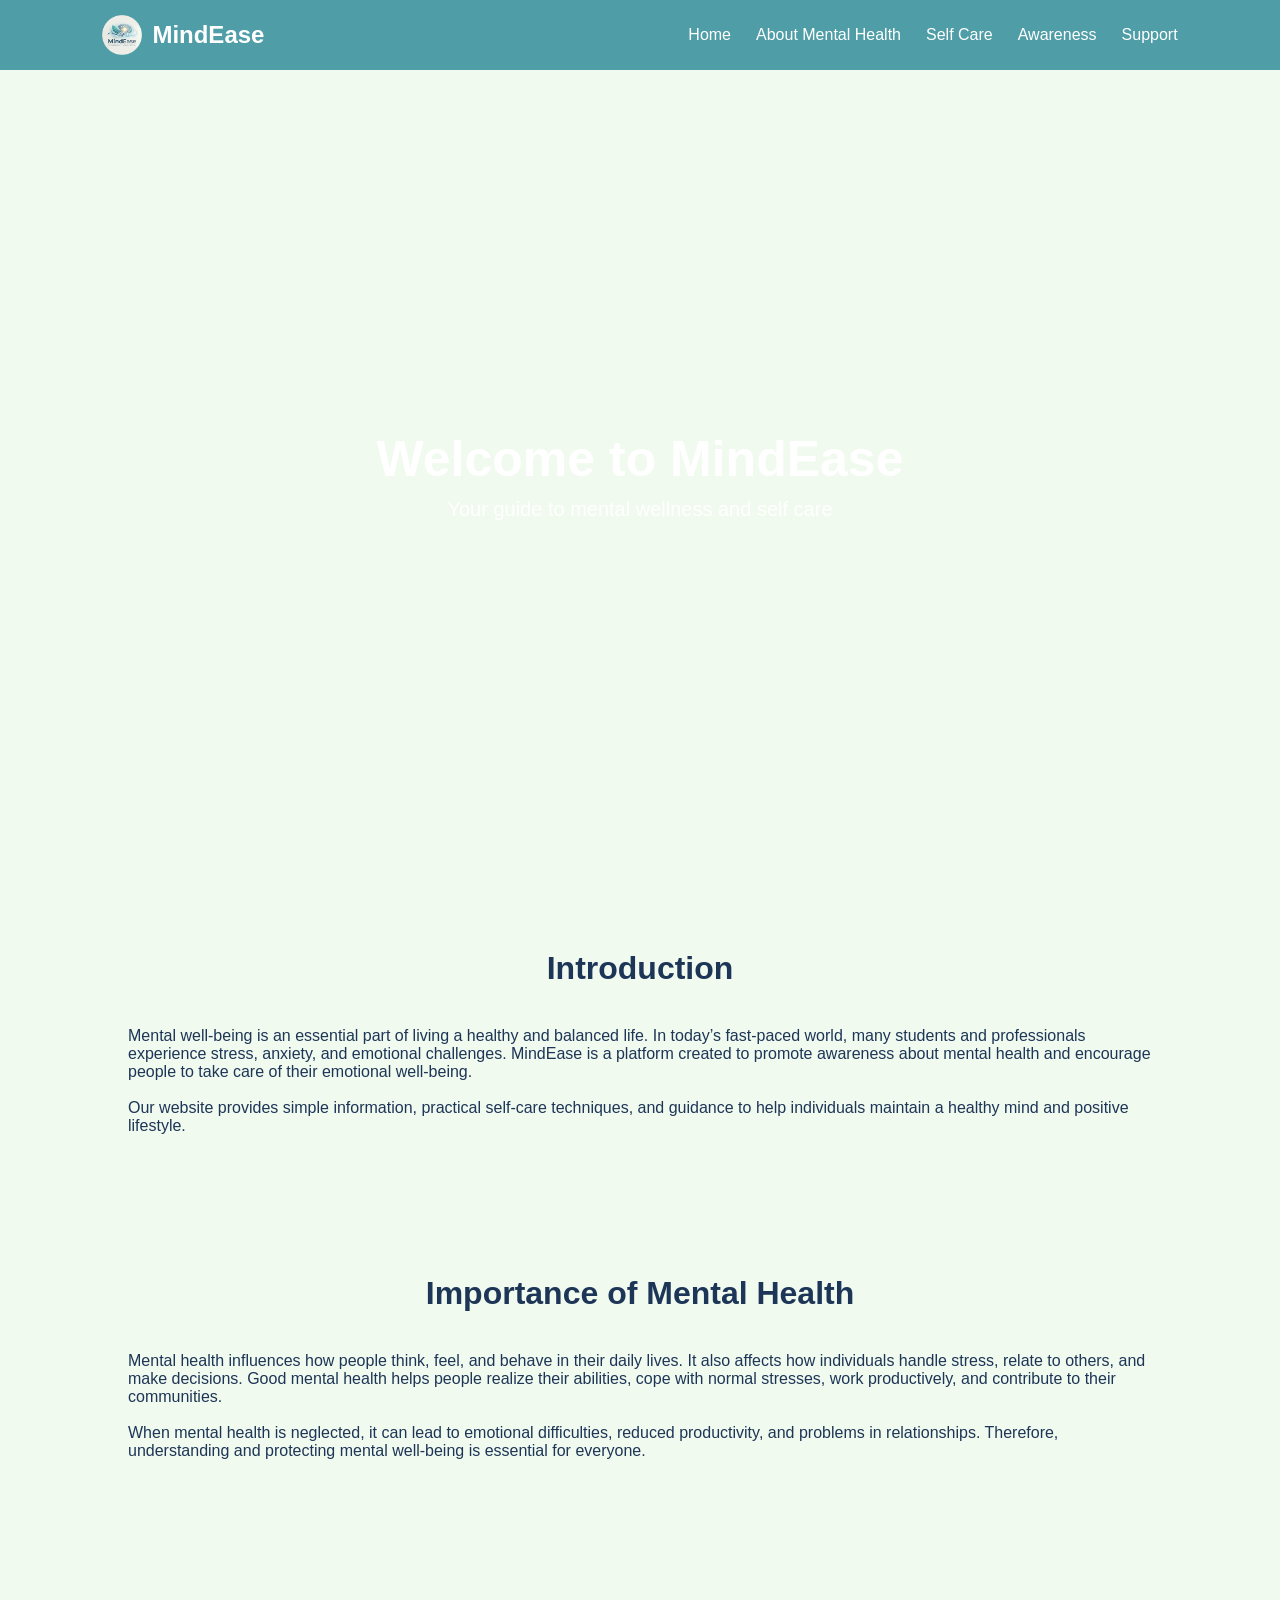
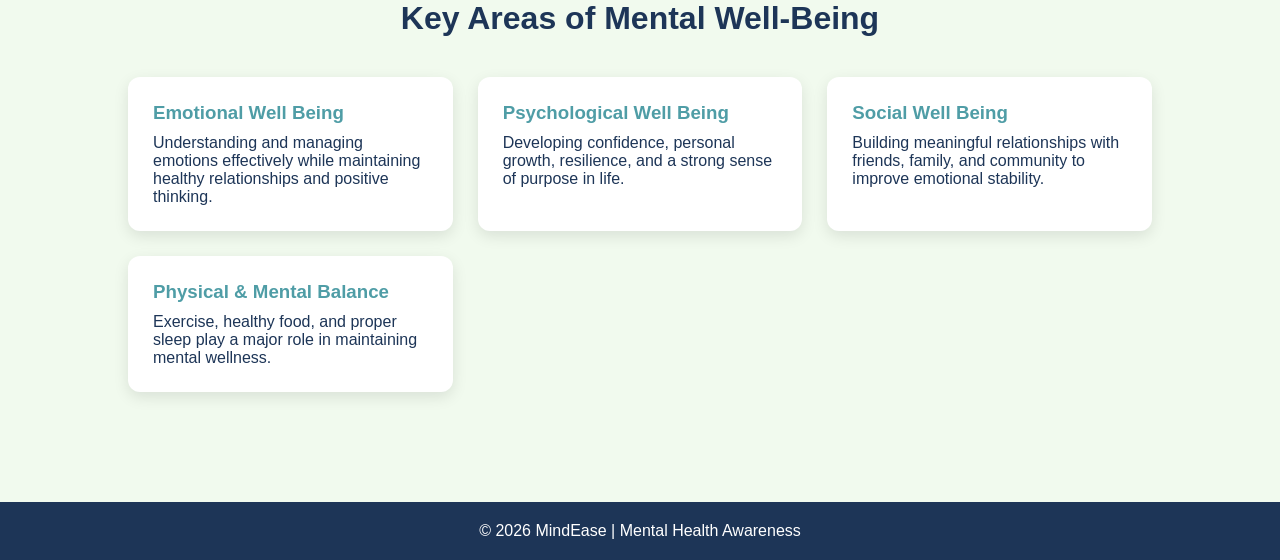
<file: index.html>
<!DOCTYPE html>
<html>
<head>
<title>MindEase</title>
<link rel="stylesheet" href="style.css">
</head>

<body>

<nav>
<div class="logo-container">
    <img src="logo.png" alt="MindEase Logo" class="nav-logo">
    <span class="brand-name">MindEase</span>
</div>

<ul>
<li><a href="index.html">Home</a></li>
<li><a href="about.html">About Mental Health</a></li>
<li><a href="selfcare.html">Self Care</a></li>
<li><a href="awareness.html">Awareness</a></li>
<li><a href="support.html">Support</a></li>
</ul>
</nav>

<div class="hero">
<div>
<h1>Welcome to MindEase</h1>
<p>Your guide to mental wellness and self care</p>
</div>
</div>

<section>
<h2 class="section-title">Introduction</h2>

<p>
Mental well-being is an essential part of living a healthy and balanced life. In today’s fast-paced world, many students and professionals experience stress, anxiety, and emotional challenges. MindEase is a platform created to promote awareness about mental health and encourage people to take care of their emotional well-being.
<br><br>
Our website provides simple information, practical self-care techniques, and guidance to help individuals maintain a healthy mind and positive lifestyle.
</p>

</section>

<section>

<h2 class="section-title">Importance of Mental Health</h2>

<p>
Mental health influences how people think, feel, and behave in their daily lives. It also affects how individuals handle stress, relate to others, and make decisions. Good mental health helps people realize their abilities, cope with normal stresses, work productively, and contribute to their communities.
<br><br>
When mental health is neglected, it can lead to emotional difficulties, reduced productivity, and problems in relationships. Therefore, understanding and protecting mental well-being is essential for everyone.
</p>

</section>

<section>

<h2 class="section-title">Key Areas of Mental Well-Being</h2>

<div class="cards">

<div class="card">
<h3>Emotional Well Being</h3>
<p>
Understanding and managing emotions effectively while maintaining healthy relationships and positive thinking.
</p>
</div>

<div class="card">
<h3>Psychological Well Being</h3>
<p>
Developing confidence, personal growth, resilience, and a strong sense of purpose in life.
</p>
</div>

<div class="card">
<h3>Social Well Being</h3>
<p>
Building meaningful relationships with friends, family, and community to improve emotional stability.
</p>
</div>

<div class="card">
<h3>Physical & Mental Balance</h3>
<p>
Exercise, healthy food, and proper sleep play a major role in maintaining mental wellness.
</p>
</div>

</div>
</section>

<footer>
<p>© 2026 MindEase | Mental Health Awareness</p>
</footer>

<script src="script.js"></script>

</body>
</html>
</file>
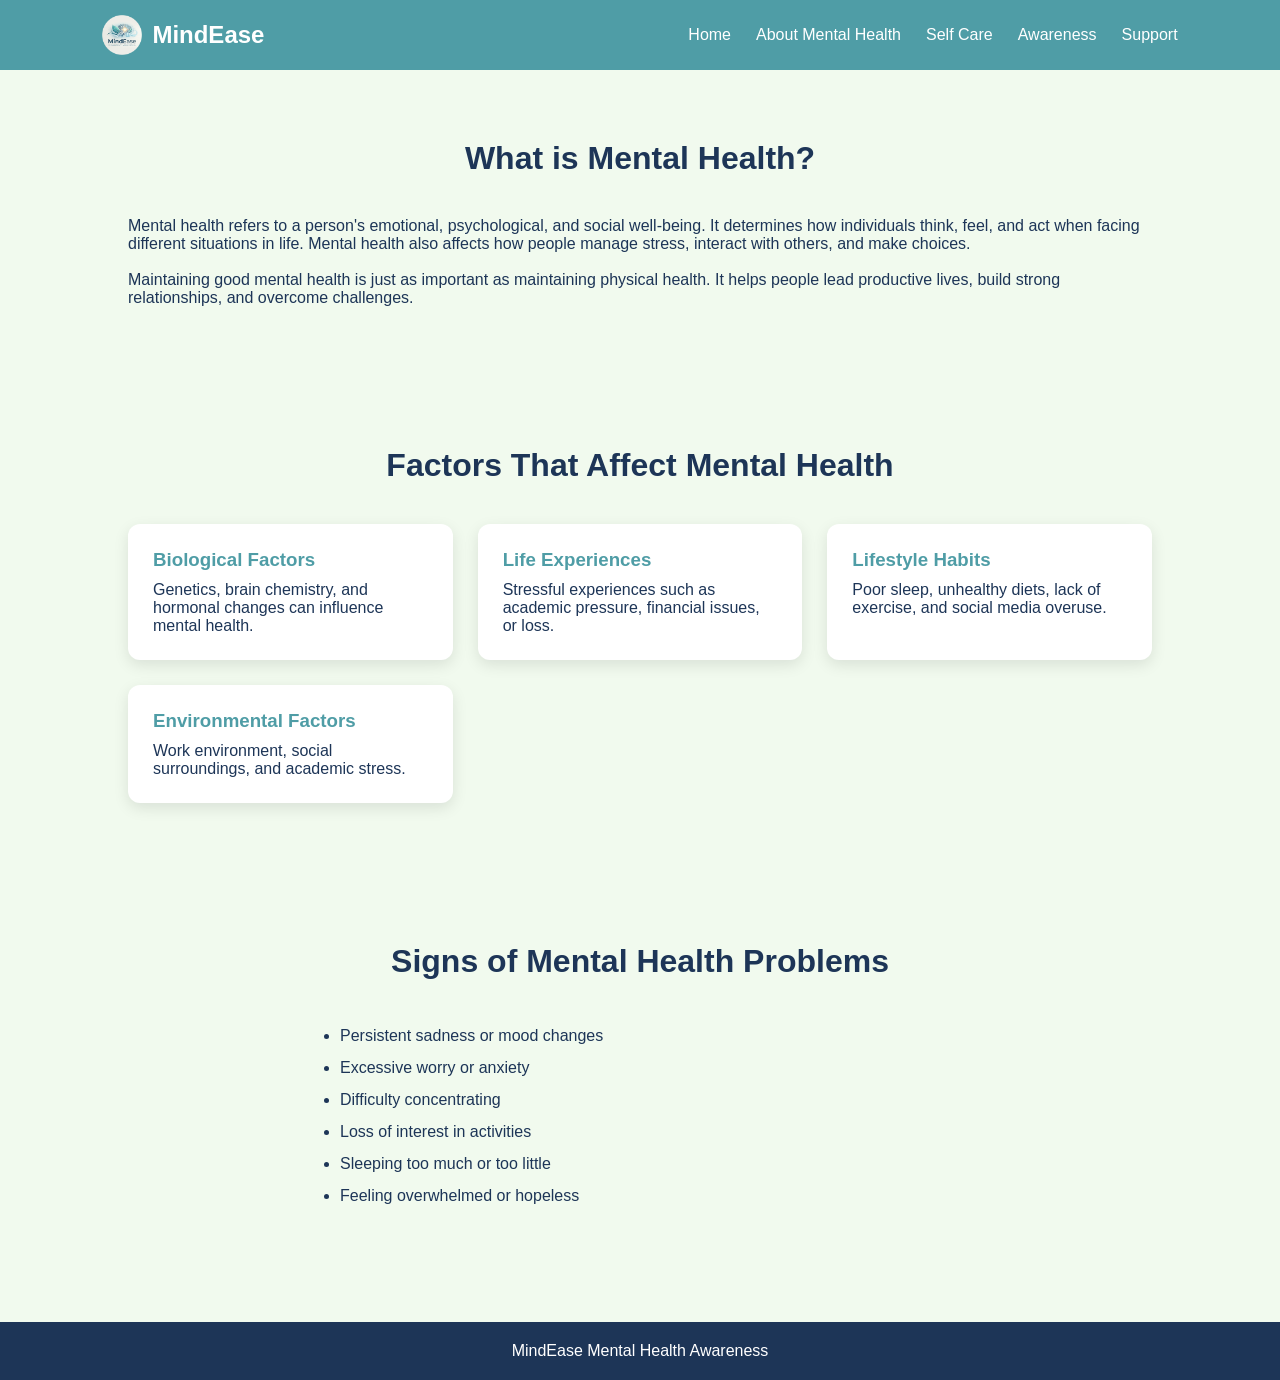
<file: about.html>
<!DOCTYPE html>
<html>
<head>
<title>About Mental Health</title>
<link rel="stylesheet" href="style.css">
</head>

<body>

<nav>
<div class="logo-container">
    <img src="logo.png" alt="MindEase Logo" class="nav-logo">
    <span class="brand-name">MindEase</span>
</div>

<ul>
<li><a href="index.html">Home</a></li>
<li><a href="about.html">About Mental Health</a></li>
<li><a href="selfcare.html">Self Care</a></li>
<li><a href="awareness.html">Awareness</a></li>
<li><a href="support.html">Support</a></li>
</ul>
</nav>

<section>

<h2 class="section-title">What is Mental Health?</h2>

<p>
Mental health refers to a person's emotional, psychological, and social well-being. It determines how individuals think, feel, and act when facing different situations in life. Mental health also affects how people manage stress, interact with others, and make choices.
<br><br>
Maintaining good mental health is just as important as maintaining physical health. It helps people lead productive lives, build strong relationships, and overcome challenges.
</p>

</section>

<section>

<h2 class="section-title">Factors That Affect Mental Health</h2>

<div class="cards">

<div class="card">
<h3>Biological Factors</h3>
<p>Genetics, brain chemistry, and hormonal changes can influence mental health.</p>
</div>

<div class="card">
<h3>Life Experiences</h3>
<p>Stressful experiences such as academic pressure, financial issues, or loss.</p>
</div>

<div class="card">
<h3>Lifestyle Habits</h3>
<p>Poor sleep, unhealthy diets, lack of exercise, and social media overuse.</p>
</div>

<div class="card">
<h3>Environmental Factors</h3>
<p>Work environment, social surroundings, and academic stress.</p>
</div>

</div>

</section>

<section>

<h2 class="section-title">Signs of Mental Health Problems</h2>

<ul class="tips">
<li>Persistent sadness or mood changes</li>
<li>Excessive worry or anxiety</li>
<li>Difficulty concentrating</li>
<li>Loss of interest in activities</li>
<li>Sleeping too much or too little</li>
<li>Feeling overwhelmed or hopeless</li>
</ul>

</section>

<footer>
<p>MindEase Mental Health Awareness</p>
</footer>

</body>
</html>
</file>
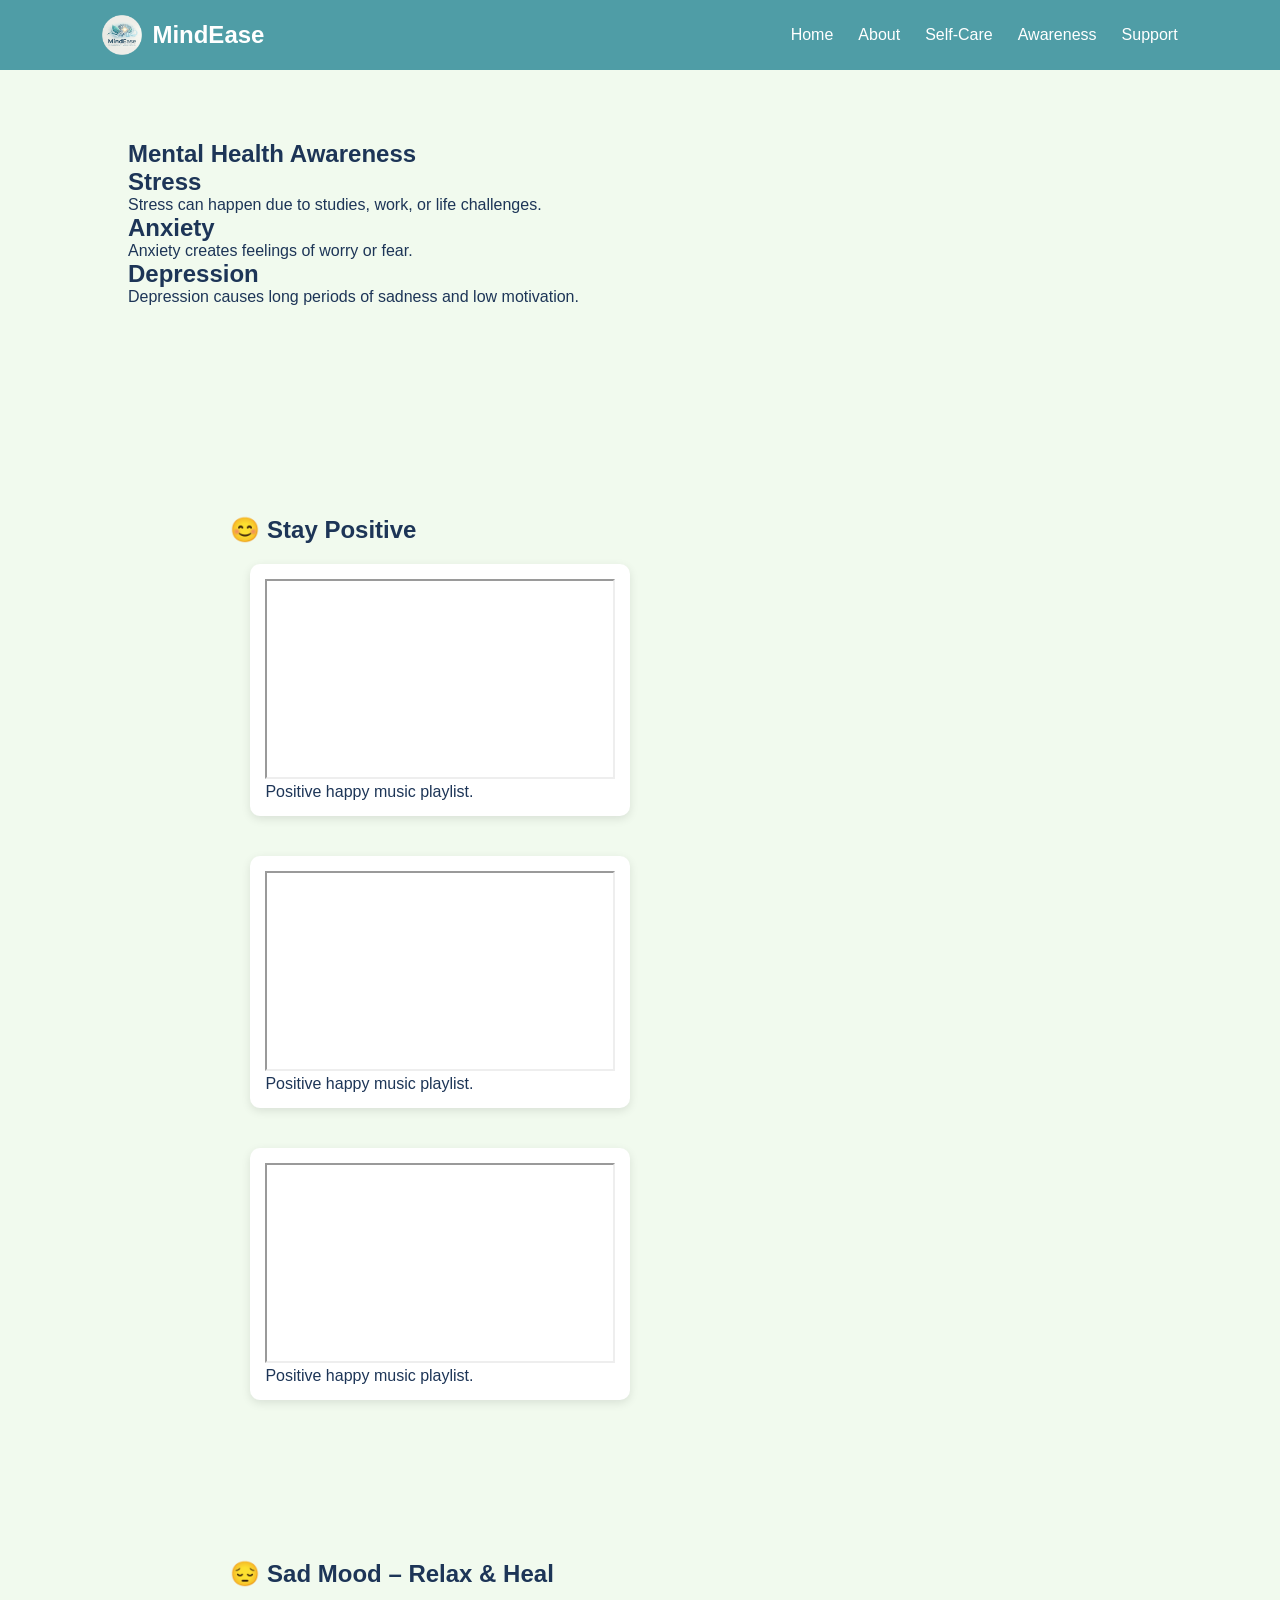
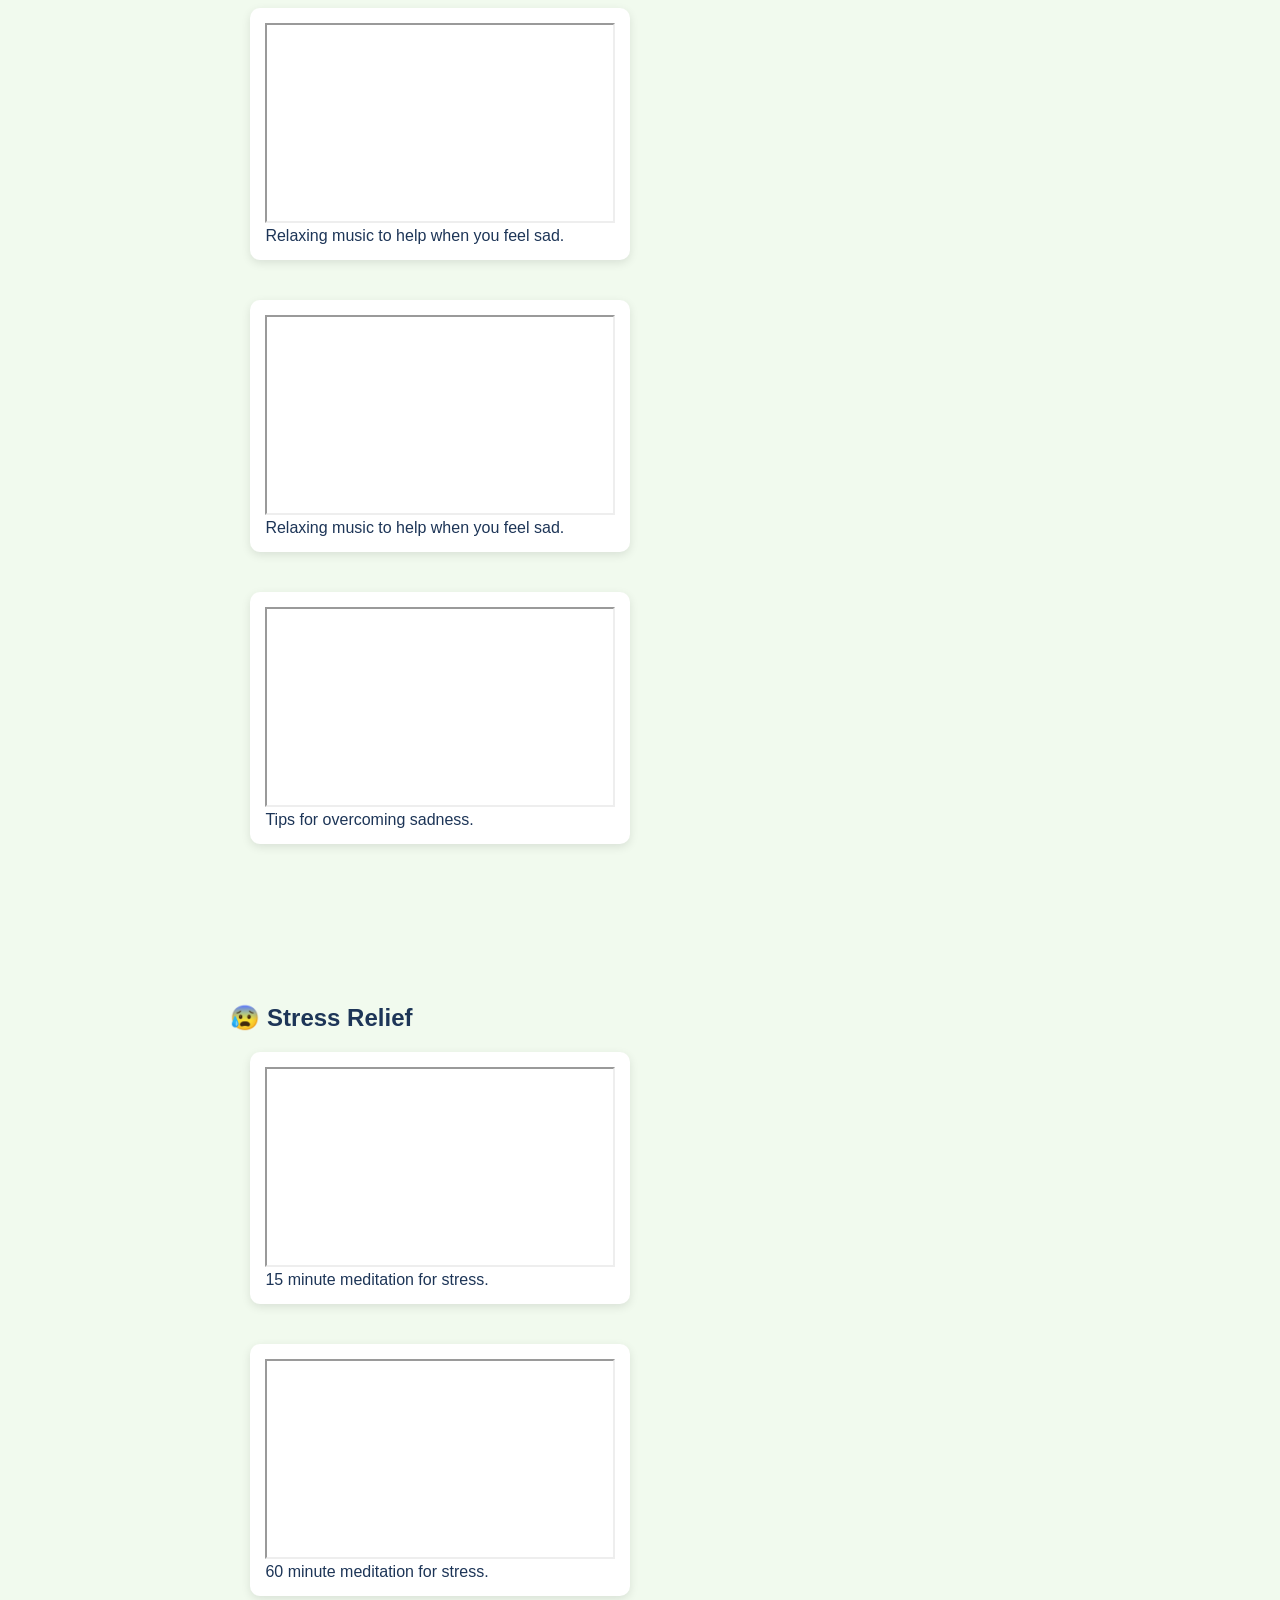
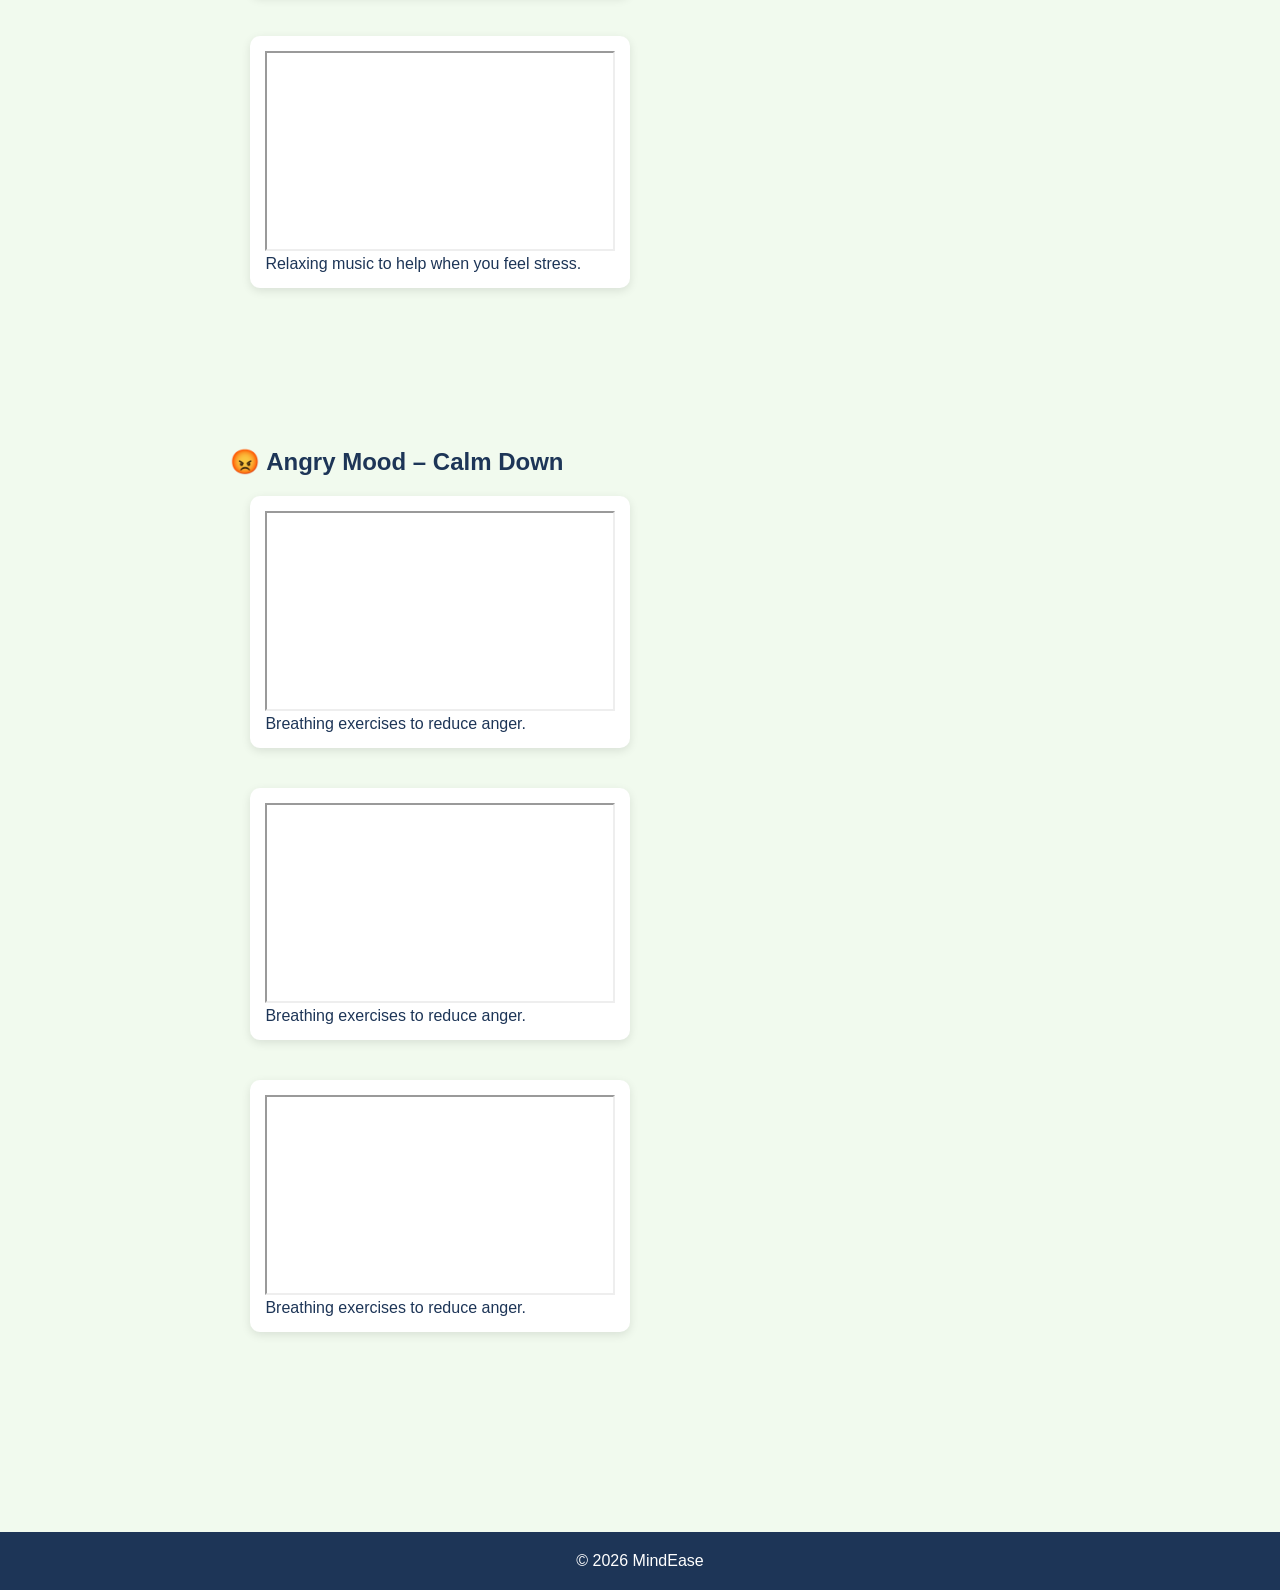
<file: awareness.html>
<!DOCTYPE html>
<html>
<head>

<title>Mental Health Awareness</title>

<link rel="stylesheet" href="style.css">

</head>

<body>

<nav class="navbar">

<div class="logo-container">
    <img src="logo.png" alt="MindEase Logo" class="nav-logo">
    <span class="brand-name">MindEase</span>
</div>

<ul class="nav-links">
<li><a href="index.html">Home</a></li>
<li><a href="about.html">About</a></li>
<li><a href="selfcare.html">Self-Care</a></li>
<li><a href="awareness.html">Awareness</a></li>
<li><a href="support.html">Support</a></li>
</ul>

</nav>

<section>

<h1>Mental Health Awareness</h1>

<h2>Stress</h2>
<p>Stress can happen due to studies, work, or life challenges.</p>

<h2>Anxiety</h2>
<p>Anxiety creates feelings of worry or fear.</p>

<h2>Depression</h2>
<p>Depression causes long periods of sadness and low motivation.</p>

</section>

<section>

	<section id="happy">

	<h2>😊 Stay Positive</h2>

	<div class="video-box">
	<iframe width="350" height="200"
	src="https://youtu.be/6OuVekZAcGY?si=AJmzcQRge6sbILOh"
	allowfullscreen></iframe>

	<p>Positive happy music playlist.</p>
	</div>
	
	<div class="video-box">
	<iframe width="350" height="200"
	src="https://youtu.be/ed1RJCuNWAo?si=350wBWL_2b-0NRxv"
	allowfullscreen></iframe>

	<p>Positive happy music playlist.</p>
	</div>
	
	<div class="video-box">
	<iframe width="350" height="200"
	src="https://youtu.be/CpNBODqTA34?si=lprbBLuqGET_sgK1"
	allowfullscreen></iframe>

	<p>Positive happy music playlist.</p>
	</div>

	</section>
	
	<section id="sad">

	<h2>😔 Sad Mood – Relax & Heal</h2>

	<div class="video-box">
	<iframe width="350" height="200"
	src="https://youtu.be/U5uD7dbT39A?si=jplh45nKwMTOFZO2"
	allowfullscreen></iframe>

	<p>Relaxing music to help when you feel sad.</p>
	</div>
	
	<div class="video-box">
	<iframe width="350" height="200"
	src="https://youtu.be/G1ymqvkQJcc?si=VEHvR4e7b66vOh6p"
	allowfullscreen></iframe>

	<p>Relaxing music to help when you feel sad.</p>
	</div>

	<div class="video-box">
	<iframe width="350" height="200"
	src="https://youtu.be/TEwoWxLwCfA?si=jaeXzxrGjIOUq6Aw"
	allowfullscreen></iframe>

	<p>Tips for overcoming sadness.</p>
	</div>

	</section>
	
	<section id="stress">

	<h2>😰 Stress Relief</h2>

	<div class="video-box">
	<iframe width="350" height="200"
	src="https://youtu.be/vPvIxwh9N2w?si=XwxyMGqgiTME5jkz"
	allowfullscreen></iframe>

	<p>15 minute meditation for stress.</p>
	</div>
	
	<div class="video-box">
	<iframe width="350" height="200"
	src="https://youtu.be/ys_fN3uy7bQ?si=vlwCmxe8Hm8-bYNI"
	allowfullscreen></iframe>

	<p>60 minute meditation for stress.</p>
	</div>
	
	<div class="video-box">
	<iframe width="350" height="200"
	src="https://youtu.be/kRLC7VUES-w?si=ul22jFUsA57ePHN8"
	allowfullscreen></iframe>

	<p>Relaxing music to help when you feel stress.</p>
	</div>

	</section>
	
	<section id="angry">

	<h2>😡 Angry Mood – Calm Down</h2>

	<div class="video-box">
	<iframe width="350" height="200"
	src="https://youtu.be/vPvIxwh9N2w?si=fVcYh7m3Pk8AC4ts"
	allowfullscreen></iframe>

	<p>Breathing exercises to reduce anger.</p>
	</div>
	
	<div class="video-box">
	<iframe width="350" height="200"
	src="https://youtu.be/6m2Ma8uX74s?si=-m5DnSiShgrVf25u"
	allowfullscreen></iframe>

	<p>Breathing exercises to reduce anger.</p>
	</div>
	
	<div class="video-box">
	<iframe width="350" height="200"
	src="https://youtu.be/1R47EQrxgfw?si=vttHm8Iuz599jRmU"
	allowfullscreen></iframe>

	<p>Breathing exercises to reduce anger.</p>
	</div>

	</section>

</section>

<footer>

<p>© 2026 MindEase</p>

</footer>

</body>
</html>
</file>
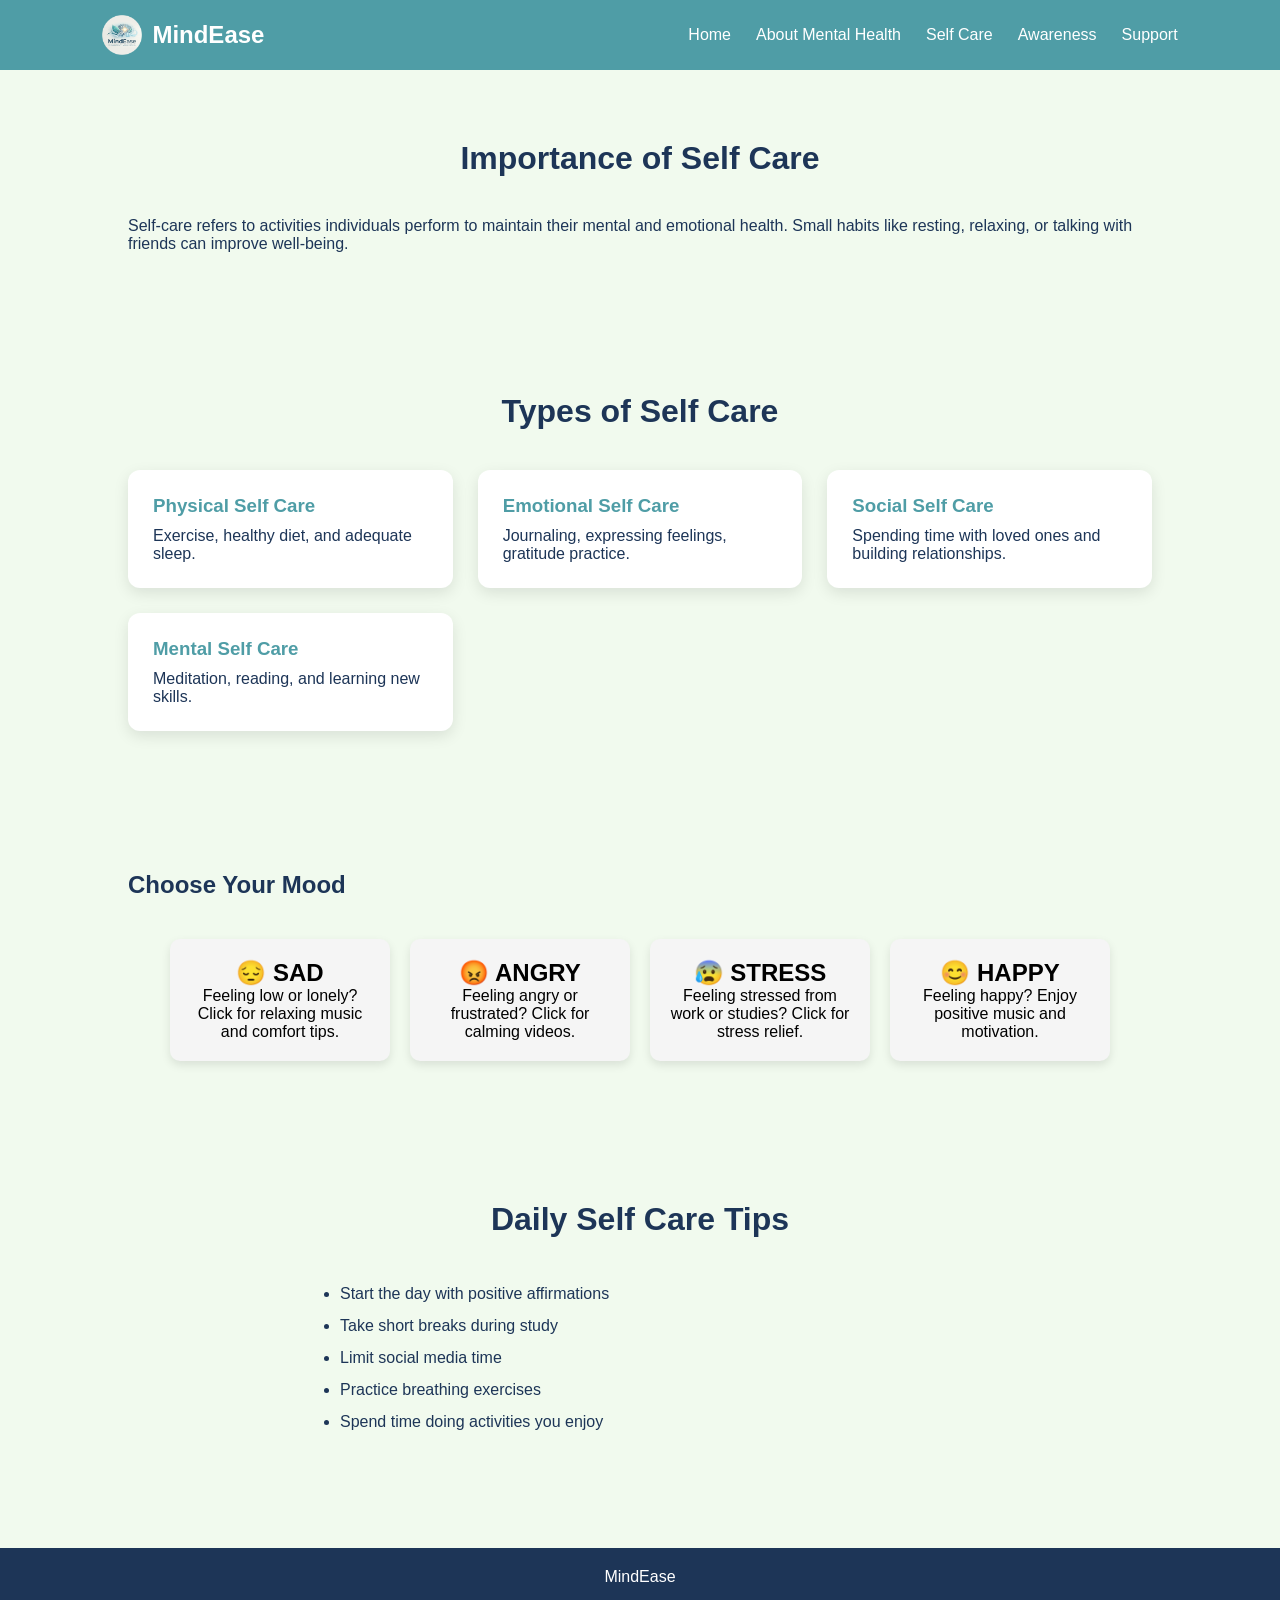
<file: selfcare.html>
<!DOCTYPE html>
<html>
<head>
<title>Self Care</title>
<link rel="stylesheet" href="style.css">
</head>

<body>

<nav>
<div class="logo-container">
    <img src="logo.png" alt="MindEase Logo" class="nav-logo">
    <span class="brand-name">MindEase</span>
</div>

<ul>
<li><a href="index.html">Home</a></li>
<li><a href="about.html">About Mental Health</a></li>
<li><a href="selfcare.html">Self Care</a></li>
<li><a href="awareness.html">Awareness</a></li>
<li><a href="support.html">Support</a></li>
</ul>
</nav>

<section>

<h2 class="section-title">Importance of Self Care</h2>

<p>
Self-care refers to activities individuals perform to maintain their mental and emotional health. Small habits like resting, relaxing, or talking with friends can improve well-being.
</p>

</section>

<section>

<h2 class="section-title">Types of Self Care</h2>

<div class="cards">

<div class="card">
<h3>Physical Self Care</h3>
<p>Exercise, healthy diet, and adequate sleep.</p>
</div>

<div class="card">
<h3>Emotional Self Care</h3>
<p>Journaling, expressing feelings, gratitude practice.</p>
</div>

<div class="card">
<h3>Social Self Care</h3>
<p>Spending time with loved ones and building relationships.</p>
</div>

<div class="card">
<h3>Mental Self Care</h3>
<p>Meditation, reading, and learning new skills.</p>
</div>

</div>

</section>

<section class="mood-section">

<h1>Choose Your Mood</h1>

<div class="mood-container">

<a href="awareness.html#sad" class="mood-box">
<h2>😔 SAD</h2>
<p>Feeling low or lonely? Click for relaxing music and comfort tips.</p>
</a>

<a href="awareness.html#angry" class="mood-box">
<h2>😡 ANGRY</h2>
<p>Feeling angry or frustrated? Click for calming videos.</p>
</a>

<a href="awareness.html#stress" class="mood-box">
<h2>😰 STRESS</h2>
<p>Feeling stressed from work or studies? Click for stress relief.</p>
</a>

<a href="awareness.html#happy" class="mood-box">
<h2>😊 HAPPY</h2>
<p>Feeling happy? Enjoy positive music and motivation.</p>
</a>

</div>

</section>

<section>

<h2 class="section-title">Daily Self Care Tips</h2>

<ul class="tips">
<li>Start the day with positive affirmations</li>
<li>Take short breaks during study</li>
<li>Limit social media time</li>
<li>Practice breathing exercises</li>
<li>Spend time doing activities you enjoy</li>
</ul>

</section>

<footer>
MindEase
</footer>

</body>
</html>
</file>
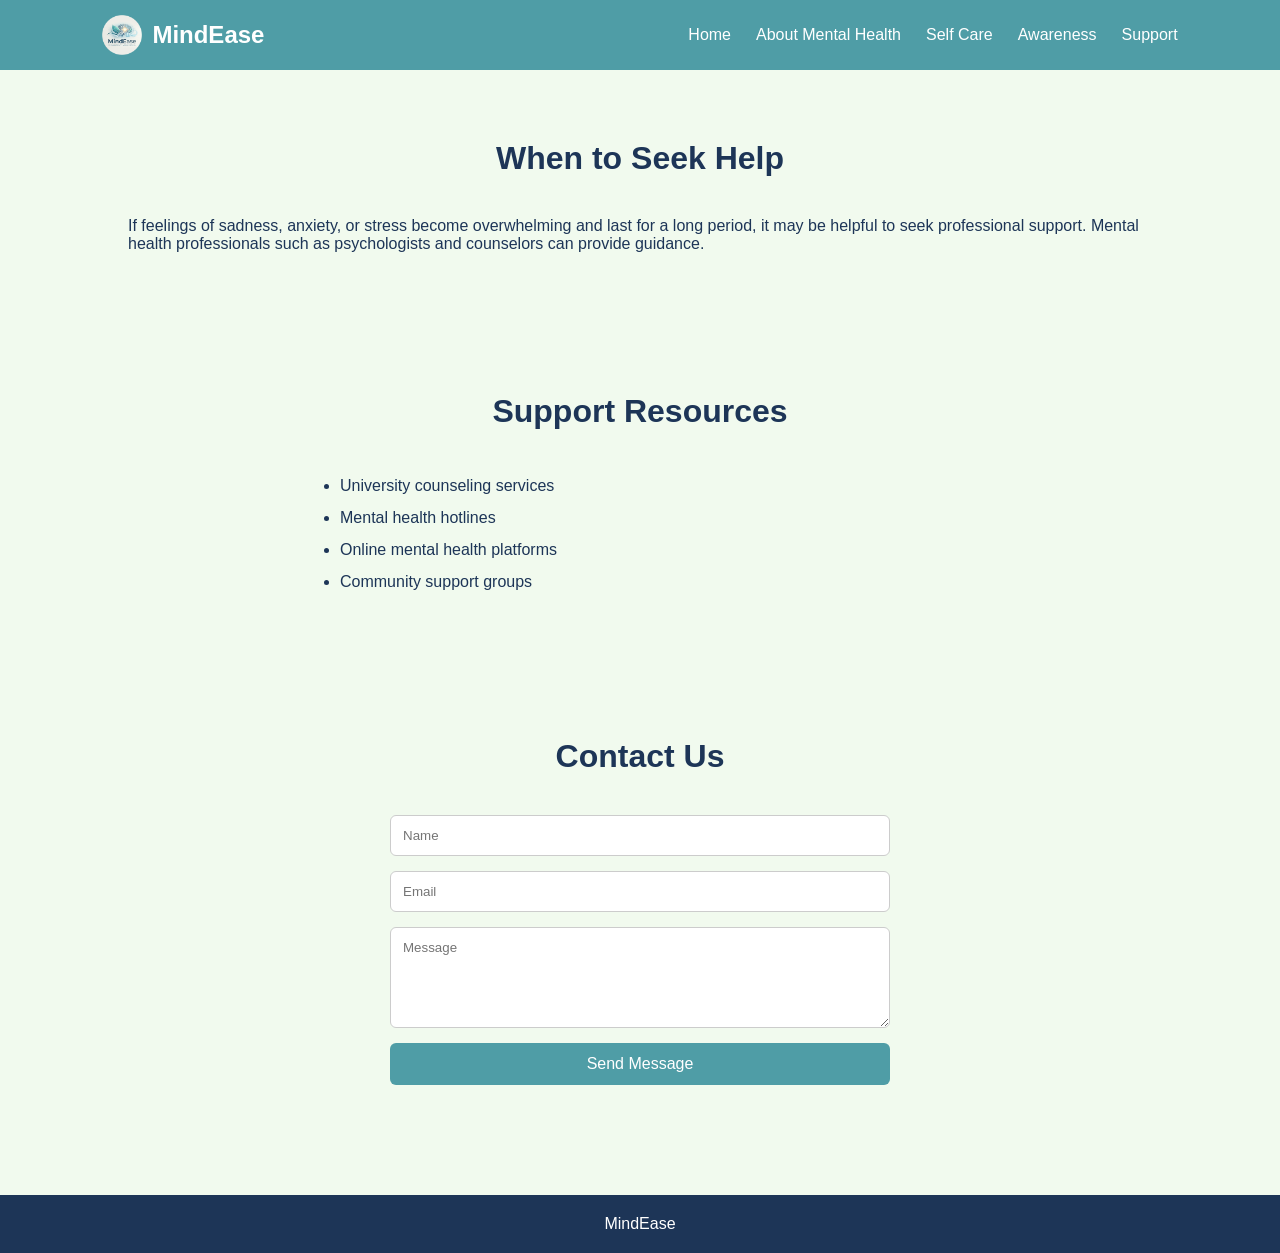
<file: support.html>
<!DOCTYPE html>
<html>
<head>
<title>Support</title>
<link rel="stylesheet" href="style.css">
</head>

<body>

<nav>
<div class="logo-container">
    <img src="logo.png" alt="MindEase Logo" class="nav-logo">
    <span class="brand-name">MindEase</span>
</div>

<ul>
<li><a href="index.html">Home</a></li>
<li><a href="about.html">About Mental Health</a></li>
<li><a href="selfcare.html">Self Care</a></li>
<li><a href="awareness.html">Awareness</a></li>
<li><a href="support.html">Support</a></li>
</ul>
</nav>

<section>

<h2 class="section-title">When to Seek Help</h2>

<p>
If feelings of sadness, anxiety, or stress become overwhelming and last for a long period, it may be helpful to seek professional support. Mental health professionals such as psychologists and counselors can provide guidance.
</p>

</section>

<section>

<h2 class="section-title">Support Resources</h2>

<ul class="tips">
<li>University counseling services</li>
<li>Mental health hotlines</li>
<li>Online mental health platforms</li>
<li>Community support groups</li>
</ul>

</section>

<section>

<h2 class="section-title">Contact Us</h2>

<form>

<input type="text" placeholder="Name">

<input type="email" placeholder="Email">

<textarea rows="5" placeholder="Message"></textarea>

<button type="submit">Send Message</button>

</form>

</section>

<footer>
MindEase
</footer>

</body>
</html>
</file>
<file: style.css>
*{
margin:0;
padding:0;
box-sizing:border-box;
font-family: 'Segoe UI', sans-serif;
}

body{
background:#F1FAEE;
color:#1D3557;
}

/* NAVBAR */

nav{
background:#4F9DA6;
padding:15px 8%;
display:flex;
justify-content:space-between;
align-items:center;
}

.logo{
font-size:24px;
font-weight:bold;
color:white;
}

nav ul{
display:flex;
list-style:none;
}

nav ul li{
margin-left:25px;
}

nav ul li a{
text-decoration:none;
color:white;
font-weight:500;
transition:0.3s;
}

nav ul li a:hover{
color:#A8DADC;
}

/* HERO */

.hero{
height:90vh;
background:url("https://images.unsplash.com/photo-1506126613408-eca07ce68773") center/cover;
display:flex;
align-items:center;
justify-content:center;
text-align:center;
color:white;
}

.hero h1{
font-size:50px;
animation:fadeIn 2s ease;
}

.hero p{
font-size:20px;
margin-top:10px;
}

/* SECTIONS */

section{
padding:70px 10%;
}

.section-title{
text-align:center;
margin-bottom:40px;
font-size:32px;
}

/* CARDS */

.cards{
display:grid;
grid-template-columns:repeat(auto-fit,minmax(250px,1fr));
gap:25px;
}

.card{
background:white;
padding:25px;
border-radius:12px;
box-shadow:0 5px 15px rgba(0,0,0,0.1);
transition:0.3s;
}

.card:hover{
transform:translateY(-8px);
}

.card h3{
margin-bottom:10px;
color:#4F9DA6;
}

/* LIST */

ul.tips{
max-width:600px;
margin:auto;
line-height:2;
}

/* CONTACT FORM */

form{
max-width:500px;
margin:auto;
display:flex;
flex-direction:column;
}

form input,form textarea{
padding:12px;
margin-bottom:15px;
border:1px solid #ccc;
border-radius:6px;
}

form button{
padding:12px;
border:none;
background:#4F9DA6;
color:white;
font-size:16px;
cursor:pointer;
border-radius:6px;
}

form button:hover{
background:#1D3557;
}

/* FOOTER */

footer{
background:#1D3557;
color:white;
text-align:center;
padding:20px;
margin-top:40px;
bottom:0px;
width:100%;
}

/* ANIMATIONS */

@keyframes fadeIn{
from{opacity:0; transform:translateY(30px);}
to{opacity:1; transform:translateY(0);}
}

.logo-container {
    display: flex;
    align-items: center; 
    gap: 10px;
}

.nav-logo {
    height: 40px; 
    width: auto;
}
.image-container{
 border: 2px solid white; 
 border-radius: 50%; 
}
.brand-name {
    font-size: 24px;
    font-weight: bold;
    color: white;
}

.mood-container{
display:flex;
gap:20px;
flex-wrap:wrap;
justify-content:center;
margin-top:40px;
}

.mood-box{
width:220px;
padding:20px;
background:#f5f5f5;
border-radius:10px;
text-align:center;
text-decoration:none;
color:black;
box-shadow:0 4px 10px rgba(0,0,0,0.1);
transition:0.3s;
}

.mood-box:hover{
transform:scale(1.05);
background:#e8f0ff;
}

.video-box{
margin:20px;
padding:15px;
background:white;
border-radius:10px;
box-shadow:0 3px 10px rgba(0,0,0,0.1);
display:inline-block;
}
</file>
